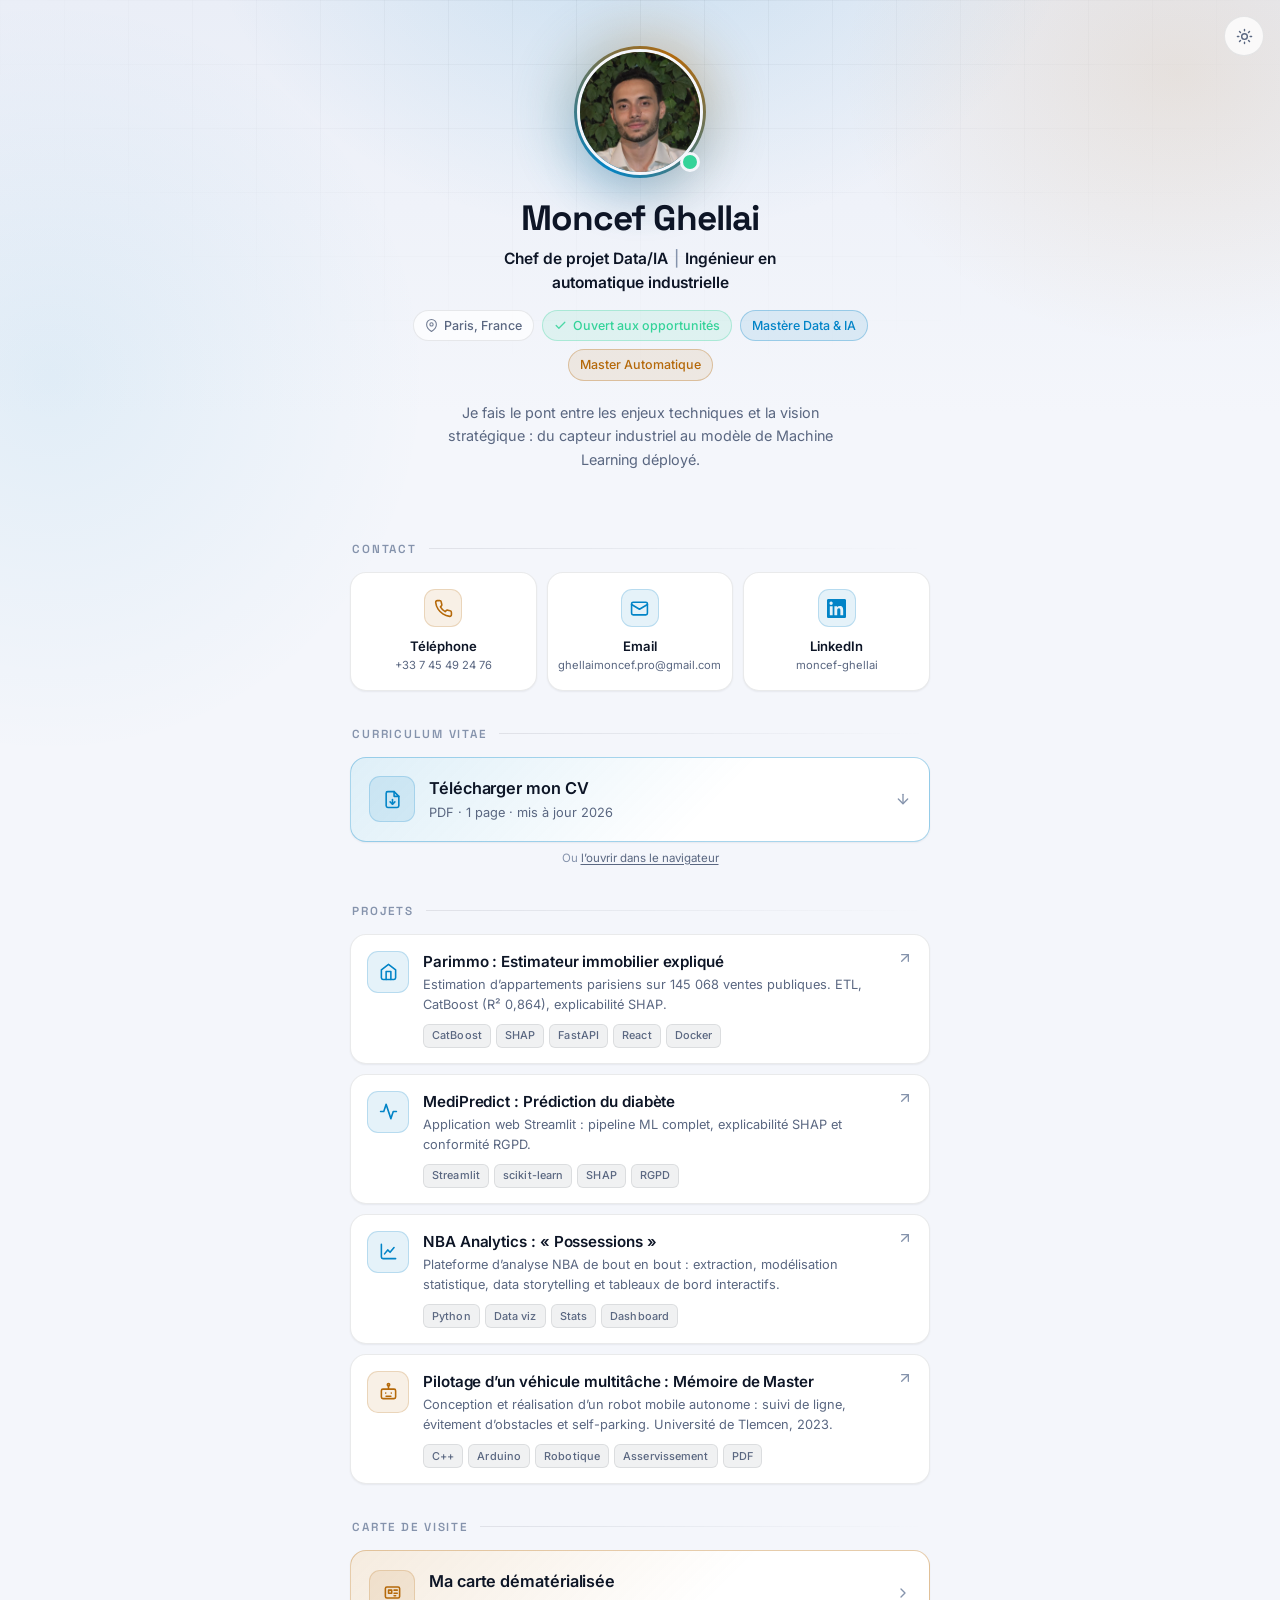
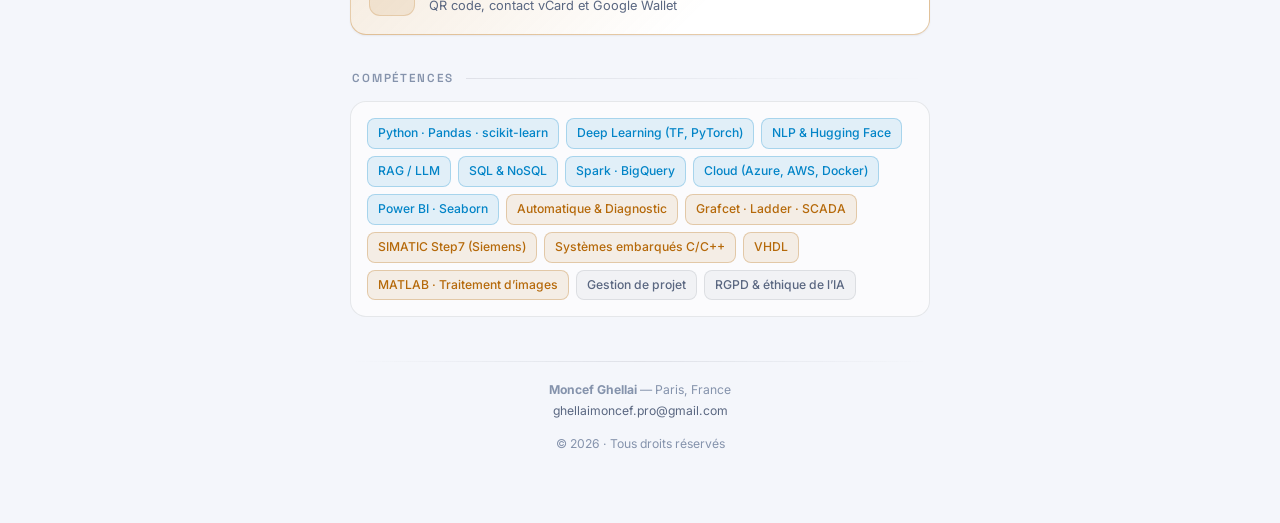
<file: index.html>
<!DOCTYPE html>
<html lang="fr" data-theme="dark">
<head>
<meta charset="utf-8">
<meta name="viewport" content="width=device-width, initial-scale=1">
<title>Moncef Ghellai | Chef de projet Data/IA</title>
<meta name="description" content="Moncef Ghellai : Chef de projet Data/IA et ingénieur en automatique industrielle. CV, projets data et robotique, contact.">
<meta name="author" content="Moncef Ghellai">
<meta name="theme-color" content="#070B12" media="(prefers-color-scheme: dark)">
<meta name="theme-color" content="#F4F6FB" media="(prefers-color-scheme: light)">

<meta property="og:type" content="profile">
<meta property="og:title" content="Moncef Ghellai | Chef de projet Data/IA">
<meta property="og:description" content="Chef de projet Data/IA · Ingénieur en automatique industrielle. Projets, CV et contact.">
<meta property="og:image" content="assets/photo.jpg">
<meta name="twitter:card" content="summary">

<link rel="icon" href="assets/favicon.svg" type="image/svg+xml">
<link rel="apple-touch-icon" href="assets/photo-sm.jpg">

<link rel="preconnect" href="https://fonts.googleapis.com">
<link rel="preconnect" href="https://fonts.gstatic.com" crossorigin>
<link rel="stylesheet" href="https://fonts.googleapis.com/css2?family=Inter:wght@400;500;600&family=Space+Grotesk:wght@600;700&display=swap">
<link rel="stylesheet" href="styles.css">

<script>
  // Thème appliqué avant le premier rendu (évite le flash)
  (function () {
    try {
      var t = localStorage.getItem("mg-theme");
      if (!t) t = matchMedia("(prefers-color-scheme: light)").matches ? "light" : "dark";
      document.documentElement.setAttribute("data-theme", t);
    } catch (e) {}
  })();
</script>
</head>

<body>
<div class="backdrop" aria-hidden="true"></div>

<button class="theme-toggle" id="themeToggle" type="button" aria-label="Changer de thème">
  <svg class="icon-moon" viewBox="0 0 24 24" fill="none" stroke="currentColor" stroke-width="2" stroke-linecap="round" stroke-linejoin="round" aria-hidden="true"><path d="M21 12.79A9 9 0 1 1 11.21 3 7 7 0 0 0 21 12.79z"/></svg>
  <svg class="icon-sun" viewBox="0 0 24 24" fill="none" stroke="currentColor" stroke-width="2" stroke-linecap="round" stroke-linejoin="round" aria-hidden="true"><circle cx="12" cy="12" r="4"/><path d="M12 2v2M12 20v2M4.93 4.93l1.41 1.41M17.66 17.66l1.41 1.41M2 12h2M20 12h2M6.34 17.66l-1.41 1.41M19.07 4.93l-1.41 1.41"/></svg>
</button>

<main class="wrap">

  <!-- ============ HERO ============ -->
  <header class="hero">
    <div class="avatar-ring reveal" style="--d:0ms">
      <img src="assets/photo.jpg" alt="Portrait de Moncef Ghellai" width="132" height="132" fetchpriority="high">
      <span class="status-dot" title="Ouvert aux opportunités" aria-hidden="true"></span>
    </div>

    <h1 class="reveal" style="--d:60ms">Moncef Ghellai</h1>

    <p class="role reveal" style="--d:110ms">
      <b>Chef de projet Data/IA</b><span class="sep">|</span><b>Ingénieur en automatique industrielle</b>
    </p>

    <div class="meta reveal" style="--d:160ms">
      <span class="chip">
        <svg viewBox="0 0 24 24" fill="none" stroke="currentColor" stroke-width="2" stroke-linecap="round" stroke-linejoin="round" aria-hidden="true"><path d="M21 10c0 7-9 13-9 13s-9-6-9-13a9 9 0 0 1 18 0z"/><circle cx="12" cy="10" r="3"/></svg>
        Paris, France
      </span>
      <span class="chip is-ok">
        <svg viewBox="0 0 24 24" fill="none" stroke="currentColor" stroke-width="2.4" stroke-linecap="round" stroke-linejoin="round" aria-hidden="true"><path d="M20 6 9 17l-5-5"/></svg>
        Ouvert aux opportunités
      </span>
      <span class="chip is-data">Mastère Data &amp; IA</span>
      <span class="chip is-auto">Master Automatique</span>
    </div>

    <p class="pitch reveal" style="--d:210ms">
      Je fais le pont entre les enjeux techniques et la vision stratégique&nbsp;:
      du capteur industriel au modèle de Machine Learning déployé.
    </p>
  </header>

  <!-- ============ CONTACT ============ -->
  <section class="section reveal" style="--d:260ms" aria-labelledby="s-contact">
    <div class="section-head"><h2 id="s-contact">Contact</h2></div>

    <div class="grid-3">
      <a class="tile tile-compact" href="tel:+33745492476" style="--accent:var(--auto); --accent-soft:var(--auto-soft)">
        <span class="tile-icon">
          <svg viewBox="0 0 24 24" fill="none" stroke="currentColor" stroke-width="2" stroke-linecap="round" stroke-linejoin="round" aria-hidden="true"><path d="M22 16.92v3a2 2 0 0 1-2.18 2 19.79 19.79 0 0 1-8.63-3.07 19.5 19.5 0 0 1-6-6 19.79 19.79 0 0 1-3.07-8.67A2 2 0 0 1 4.11 2h3a2 2 0 0 1 2 1.72c.13.96.36 1.9.7 2.81a2 2 0 0 1-.45 2.11L8.09 9.91a16 16 0 0 0 6 6l1.27-1.27a2 2 0 0 1 2.11-.45c.9.34 1.85.57 2.81.7A2 2 0 0 1 22 16.92z"/></svg>
        </span>
        <span class="tile-body">
          <span class="tile-label">Téléphone</span>
          <span class="tile-sub">+33&nbsp;7&nbsp;45&nbsp;49 24&nbsp;76</span>
        </span>
      </a>

      <a class="tile tile-compact" href="mailto:ghellaimoncef.pro@gmail.com">
        <span class="tile-icon">
          <svg viewBox="0 0 24 24" fill="none" stroke="currentColor" stroke-width="2" stroke-linecap="round" stroke-linejoin="round" aria-hidden="true"><rect x="2" y="4" width="20" height="16" rx="2"/><path d="m22 7-10 6L2 7"/></svg>
        </span>
        <span class="tile-body">
          <span class="tile-label">Email</span>
          <span class="tile-sub">ghellaimoncef.pro<wbr>@gmail.com</span>
        </span>
      </a>

      <a class="tile tile-compact" href="https://www.linkedin.com/in/moncef-ghellai-61859b32a" target="_blank" rel="noopener noreferrer">
        <span class="tile-icon">
          <svg viewBox="0 0 24 24" fill="currentColor" aria-hidden="true"><path d="M20.45 20.45h-3.56v-5.57c0-1.33-.02-3.04-1.85-3.04-1.86 0-2.14 1.45-2.14 2.94v5.67H9.35V9h3.41v1.56h.05a3.74 3.74 0 0 1 3.37-1.85c3.6 0 4.27 2.37 4.27 5.46v6.28zM5.34 7.43a2.07 2.07 0 1 1 0-4.13 2.07 2.07 0 0 1 0 4.13zM7.12 20.45H3.55V9h3.57v11.45zM22.22 0H1.77C.79 0 0 .77 0 1.72v20.56C0 23.23.79 24 1.77 24h20.45c.98 0 1.78-.77 1.78-1.72V1.72C24 .77 23.2 0 22.22 0z"/></svg>
        </span>
        <span class="tile-body">
          <span class="tile-label">LinkedIn</span>
          <span class="tile-sub">moncef-ghellai</span>
        </span>
      </a>
    </div>
  </section>

  <!-- ============ CV ============ -->
  <section class="section reveal" style="--d:310ms" aria-labelledby="s-cv">
    <div class="section-head"><h2 id="s-cv">Curriculum Vitae</h2></div>

    <a class="tile tile-feature" href="assets/CV-Moncef-Ghellai.pdf" download="CV-Moncef-Ghellai.pdf" style="--accent:var(--data); --accent-soft:var(--data-soft)">
      <span class="tile-icon">
        <svg viewBox="0 0 24 24" fill="none" stroke="currentColor" stroke-width="2" stroke-linecap="round" stroke-linejoin="round" aria-hidden="true"><path d="M14 2H6a2 2 0 0 0-2 2v16a2 2 0 0 0 2 2h12a2 2 0 0 0 2-2V8z"/><path d="M14 2v6h6"/><path d="M12 18v-6"/><path d="m9 15 3 3 3-3"/></svg>
      </span>
      <span class="tile-body">
        <span class="tile-label">Télécharger mon CV</span>
        <span class="tile-sub">PDF · 1 page · mis à jour 2026</span>
      </span>
      <span class="tile-arrow is-down">
        <svg viewBox="0 0 24 24" fill="none" stroke="currentColor" stroke-width="2" stroke-linecap="round" stroke-linejoin="round" aria-hidden="true"><path d="M12 5v14"/><path d="m19 12-7 7-7-7"/></svg>
      </span>
    </a>

    <p class="tile-note">
      Ou <a href="assets/CV-Moncef-Ghellai.pdf" target="_blank" rel="noopener">l&rsquo;ouvrir dans le navigateur</a>
    </p>
  </section>

  <!-- ============ PROJETS ============ -->
  <section class="section reveal" style="--d:360ms" aria-labelledby="s-projets">
    <div class="section-head"><h2 id="s-projets">Projets</h2></div>

    <div class="stack">

      <!-- Parimmo -->
      <a class="tile tile-project" href="https://parimmo-app.onrender.com/" target="_blank" rel="noopener noreferrer" style="--accent:var(--data); --accent-soft:var(--data-soft)">
        <span class="tile-icon">
          <svg viewBox="0 0 24 24" fill="none" stroke="currentColor" stroke-width="2" stroke-linecap="round" stroke-linejoin="round" aria-hidden="true"><path d="m3 10 9-7 9 7v10a2 2 0 0 1-2 2H5a2 2 0 0 1-2-2z"/><path d="M9 22V12h6v10"/></svg>
        </span>
        <span class="tile-body">
          <span class="tile-label">Parimmo : Estimateur immobilier expliqué</span>
          <span class="tile-sub">Estimation d&rsquo;appartements parisiens sur 145&nbsp;068 ventes publiques. ETL, CatBoost (R²&nbsp;0,864), explicabilité SHAP.</span>
          <span class="tags">
            <span class="tag">CatBoost</span><span class="tag">SHAP</span><span class="tag">FastAPI</span><span class="tag">React</span><span class="tag">Docker</span>
          </span>
        </span>
        <span class="tile-arrow">
          <svg viewBox="0 0 24 24" fill="none" stroke="currentColor" stroke-width="2" stroke-linecap="round" stroke-linejoin="round" aria-hidden="true"><path d="M7 17 17 7"/><path d="M7 7h10v10"/></svg>
        </span>
      </a>

      <!-- MediPredict -->
      <a class="tile tile-project" href="https://medipredict-final.streamlit.app/" target="_blank" rel="noopener noreferrer" style="--accent:var(--data); --accent-soft:var(--data-soft)">
        <span class="tile-icon">
          <svg viewBox="0 0 24 24" fill="none" stroke="currentColor" stroke-width="2" stroke-linecap="round" stroke-linejoin="round" aria-hidden="true"><path d="M22 12h-4l-3 9L9 3l-3 9H2"/></svg>
        </span>
        <span class="tile-body">
          <span class="tile-label">MediPredict : Prédiction du diabète</span>
          <span class="tile-sub">Application web Streamlit&nbsp;: pipeline ML complet, explicabilité SHAP et conformité RGPD.</span>
          <span class="tags">
            <span class="tag">Streamlit</span><span class="tag">scikit-learn</span><span class="tag">SHAP</span><span class="tag">RGPD</span>
          </span>
        </span>
        <span class="tile-arrow">
          <svg viewBox="0 0 24 24" fill="none" stroke="currentColor" stroke-width="2" stroke-linecap="round" stroke-linejoin="round" aria-hidden="true"><path d="M7 17 17 7"/><path d="M7 7h10v10"/></svg>
        </span>
      </a>

      <!-- NBA Analytics -->
      <a class="tile tile-project" href="https://senpaimoncef.github.io/nba-analytics/" target="_blank" rel="noopener noreferrer" style="--accent:var(--data); --accent-soft:var(--data-soft)">
        <span class="tile-icon">
          <svg viewBox="0 0 24 24" fill="none" stroke="currentColor" stroke-width="2" stroke-linecap="round" stroke-linejoin="round" aria-hidden="true"><path d="M3 3v16a2 2 0 0 0 2 2h16"/><path d="m7 15 4-5 3 3 5-6"/></svg>
        </span>
        <span class="tile-body">
          <span class="tile-label">NBA Analytics : « Possessions »</span>
          <span class="tile-sub">Plateforme d&rsquo;analyse NBA de bout en bout&nbsp;: extraction, modélisation statistique, data storytelling et tableaux de bord interactifs.</span>
          <span class="tags">
            <span class="tag">Python</span><span class="tag">Data viz</span><span class="tag">Stats</span><span class="tag">Dashboard</span>
          </span>
        </span>
        <span class="tile-arrow">
          <svg viewBox="0 0 24 24" fill="none" stroke="currentColor" stroke-width="2" stroke-linecap="round" stroke-linejoin="round" aria-hidden="true"><path d="M7 17 17 7"/><path d="M7 7h10v10"/></svg>
        </span>
      </a>

      <!-- Mémoire robotique -->
      <a class="tile tile-project" href="assets/manuscrit_corrigé_ghellai.pdf" target="_blank" rel="noopener" style="--accent:var(--auto); --accent-soft:var(--auto-soft)">
        <span class="tile-icon">
          <svg viewBox="0 0 24 24" fill="none" stroke="currentColor" stroke-width="2" stroke-linecap="round" stroke-linejoin="round" aria-hidden="true"><rect x="3" y="9" width="18" height="12" rx="2"/><path d="M12 9V5"/><circle cx="12" cy="3.5" r="1.5"/><path d="M8.5 14h.01M15.5 14h.01"/><path d="M9 18h6"/></svg>
        </span>
        <span class="tile-body">
          <span class="tile-label">Pilotage d&rsquo;un véhicule multitâche : Mémoire de Master</span>
          <span class="tile-sub">Conception et réalisation d&rsquo;un robot mobile autonome&nbsp;: suivi de ligne, évitement d&rsquo;obstacles et self-parking. Université de Tlemcen, 2023.</span>
          <span class="tags">
            <span class="tag">C++</span><span class="tag">Arduino</span><span class="tag">Robotique</span><span class="tag">Asservissement</span><span class="tag">PDF</span>
          </span>
        </span>
        <span class="tile-arrow">
          <svg viewBox="0 0 24 24" fill="none" stroke="currentColor" stroke-width="2" stroke-linecap="round" stroke-linejoin="round" aria-hidden="true"><path d="M7 17 17 7"/><path d="M7 7h10v10"/></svg>
        </span>
      </a>

    </div>
  </section>

  <!-- ============ CARTE DE VISITE ============ -->
  <section class="section reveal" style="--d:410ms" aria-labelledby="s-carte">
    <div class="section-head"><h2 id="s-carte">Carte de visite</h2></div>

    <a class="tile tile-feature" href="card.html" style="--accent:var(--auto); --accent-soft:var(--auto-soft)">
      <span class="tile-icon">
        <svg viewBox="0 0 24 24" fill="none" stroke="currentColor" stroke-width="2" stroke-linecap="round" stroke-linejoin="round" aria-hidden="true"><rect x="3" y="5" width="18" height="14" rx="2"/><path d="M7 9h4v4H7z"/><path d="M14 9h4M14 13h4M14 16h2"/></svg>
      </span>
      <span class="tile-body">
        <span class="tile-label">Ma carte dématérialisée</span>
        <span class="tile-sub">QR code, contact vCard et Google&nbsp;Wallet</span>
      </span>
      <span class="tile-arrow">
        <svg viewBox="0 0 24 24" fill="none" stroke="currentColor" stroke-width="2" stroke-linecap="round" stroke-linejoin="round" aria-hidden="true"><path d="m9 18 6-6-6-6"/></svg>
      </span>
    </a>
  </section>

  <!-- ============ COMPÉTENCES ============ -->
  <section class="section reveal" style="--d:460ms" aria-labelledby="s-skills">
    <div class="section-head"><h2 id="s-skills">Compétences</h2></div>

    <div class="skills">
      <span class="skill d">Python · Pandas · scikit-learn</span>
      <span class="skill d">Deep Learning (TF, PyTorch)</span>
      <span class="skill d">NLP &amp; Hugging Face</span>
      <span class="skill d">RAG / LLM</span>
      <span class="skill d">SQL &amp; NoSQL</span>
      <span class="skill d">Spark · BigQuery</span>
      <span class="skill d">Cloud (Azure, AWS, Docker)</span>
      <span class="skill d">Power BI · Seaborn</span>
      <span class="skill a">Automatique &amp; Diagnostic</span>
      <span class="skill a">Grafcet · Ladder · SCADA</span>
      <span class="skill a">SIMATIC Step7 (Siemens)</span>
      <span class="skill a">Systèmes embarqués C/C++</span>
      <span class="skill a">VHDL</span>
      <span class="skill a">MATLAB · Traitement d&rsquo;images</span>
      <span class="skill">Gestion de projet</span>
      <span class="skill">RGPD &amp; éthique de l&rsquo;IA</span>
    </div>
  </section>

  <!-- ============ PIED DE PAGE ============ -->
  <footer class="foot reveal" style="--d:510ms">
    <div class="rule"></div>
    <p>
      <strong>Moncef Ghellai</strong> — Paris, France<br>
      <a href="mailto:ghellaimoncef.pro@gmail.com">ghellaimoncef.pro@gmail.com</a>
    </p>
    <p>&copy; <span id="year">2026</span> · Tous droits réservés</p>
  </footer>

</main>

<script src="app.js"></script>
</body>
</html>
</file>
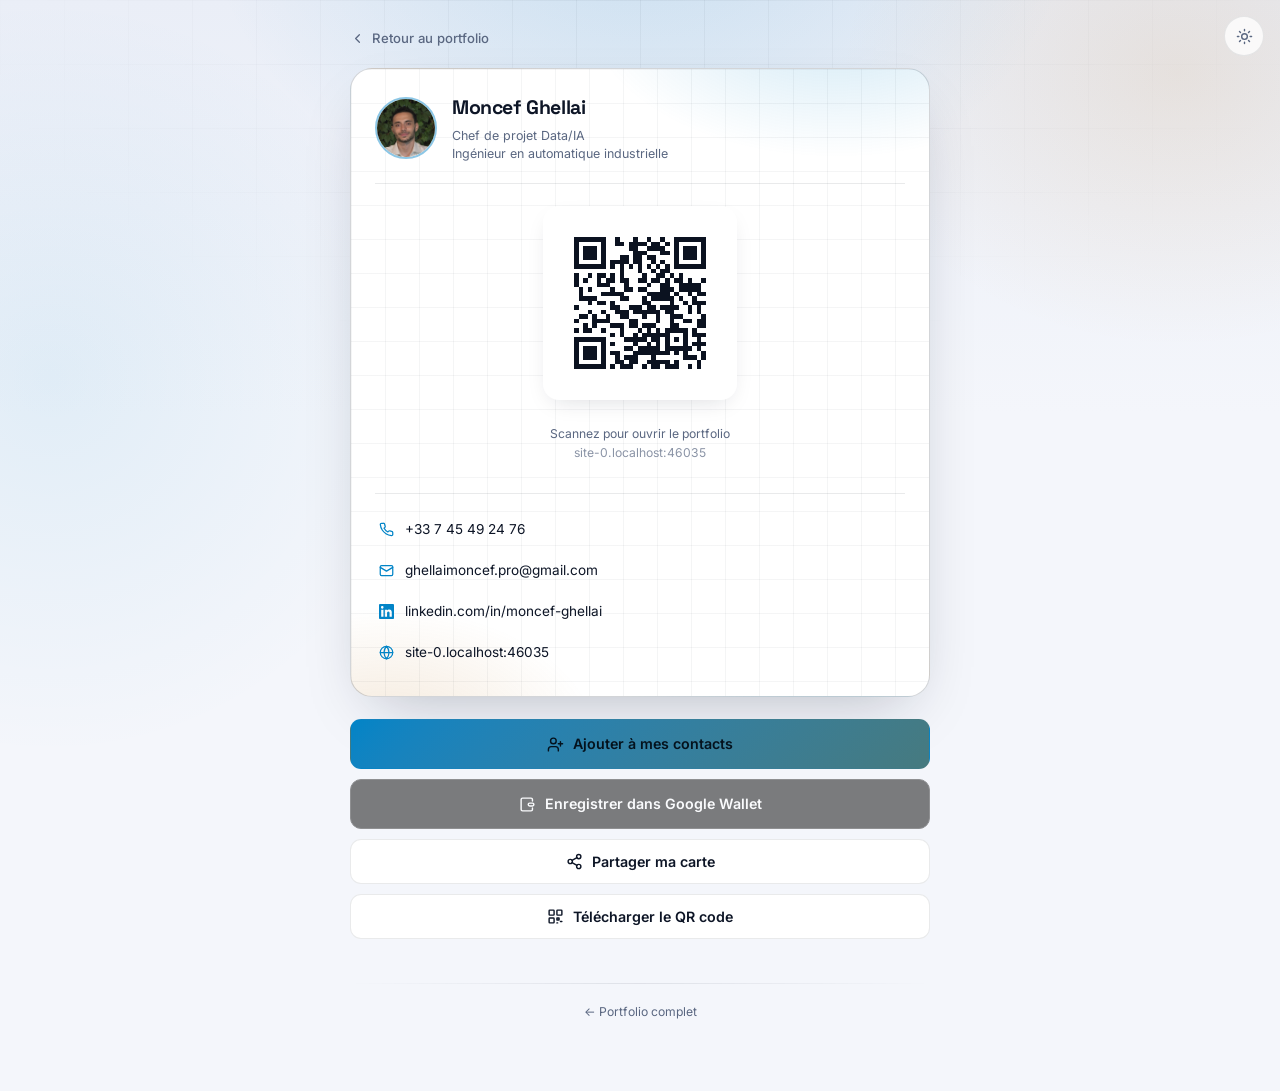
<file: card.html>
<!DOCTYPE html>
<html lang="fr" data-theme="dark">
<head>
<meta charset="utf-8">
<meta name="viewport" content="width=device-width, initial-scale=1">
<title>Carte de visite — Moncef Ghellai</title>
<meta name="description" content="Carte de visite dématérialisée de Moncef Ghellai : QR code vers le portfolio, contact vCard et Google Wallet.">
<meta name="theme-color" content="#070B12" media="(prefers-color-scheme: dark)">
<meta name="theme-color" content="#F4F6FB" media="(prefers-color-scheme: light)">
<meta name="robots" content="noindex">

<link rel="icon" href="assets/favicon.svg" type="image/svg+xml">
<link rel="apple-touch-icon" href="assets/photo-sm.jpg">

<link rel="preconnect" href="https://fonts.googleapis.com">
<link rel="preconnect" href="https://fonts.gstatic.com" crossorigin>
<link rel="stylesheet" href="https://fonts.googleapis.com/css2?family=Inter:wght@400;500;600&family=Space+Grotesk:wght@600;700&display=swap">
<link rel="stylesheet" href="styles.css">

<script>
  (function () {
    try {
      var t = localStorage.getItem("mg-theme");
      if (!t) t = matchMedia("(prefers-color-scheme: light)").matches ? "light" : "dark";
      document.documentElement.setAttribute("data-theme", t);
    } catch (e) {}
  })();
</script>
</head>

<body>
<div class="backdrop" aria-hidden="true"></div>

<button class="theme-toggle" id="themeToggle" type="button" aria-label="Changer de thème">
  <svg class="icon-moon" viewBox="0 0 24 24" fill="none" stroke="currentColor" stroke-width="2" stroke-linecap="round" stroke-linejoin="round" aria-hidden="true"><path d="M21 12.79A9 9 0 1 1 11.21 3 7 7 0 0 0 21 12.79z"/></svg>
  <svg class="icon-sun" viewBox="0 0 24 24" fill="none" stroke="currentColor" stroke-width="2" stroke-linecap="round" stroke-linejoin="round" aria-hidden="true"><circle cx="12" cy="12" r="4"/><path d="M12 2v2M12 20v2M4.93 4.93l1.41 1.41M17.66 17.66l1.41 1.41M2 12h2M20 12h2M6.34 17.66l-1.41 1.41M19.07 4.93l-1.41 1.41"/></svg>
</button>

<main class="wrap">

  <a class="back-link" href="index.html">
    <svg viewBox="0 0 24 24" fill="none" stroke="currentColor" stroke-width="2" stroke-linecap="round" stroke-linejoin="round" aria-hidden="true"><path d="m15 18-6-6 6-6"/></svg>
    Retour au portfolio
  </a>

  <!-- ============ LA CARTE ============ -->
  <article class="vcard reveal">

    <div class="vcard-top">
      <img src="assets/photo.jpg" alt="Portrait de Moncef Ghellai" width="62" height="62">
      <div>
        <h1 class="vcard-name">Moncef Ghellai</h1>
        <p class="vcard-role">Chef de projet Data/IA<br>Ingénieur en automatique industrielle</p>
      </div>
    </div>

    <div class="vcard-qr">
      <div class="qr-frame" id="qrFrame" aria-hidden="true"></div>
      <p class="qr-caption">Scannez pour ouvrir le portfolio<br><span id="qrUrl" style="opacity:.7"></span></p>
    </div>

    <div class="vcard-rows">
      <a class="vcard-row" href="tel:+33745492476">
        <svg viewBox="0 0 24 24" fill="none" stroke="currentColor" stroke-width="2" stroke-linecap="round" stroke-linejoin="round" aria-hidden="true"><path d="M22 16.92v3a2 2 0 0 1-2.18 2 19.79 19.79 0 0 1-8.63-3.07 19.5 19.5 0 0 1-6-6 19.79 19.79 0 0 1-3.07-8.67A2 2 0 0 1 4.11 2h3a2 2 0 0 1 2 1.72c.13.96.36 1.9.7 2.81a2 2 0 0 1-.45 2.11L8.09 9.91a16 16 0 0 0 6 6l1.27-1.27a2 2 0 0 1 2.11-.45c.9.34 1.85.57 2.81.7A2 2 0 0 1 22 16.92z"/></svg>
        <span>+33 7 45 49 24 76</span>
      </a>
      <a class="vcard-row" href="mailto:ghellaimoncef.pro@gmail.com">
        <svg viewBox="0 0 24 24" fill="none" stroke="currentColor" stroke-width="2" stroke-linecap="round" stroke-linejoin="round" aria-hidden="true"><rect x="2" y="4" width="20" height="16" rx="2"/><path d="m22 7-10 6L2 7"/></svg>
        <span>ghellaimoncef.pro@gmail.com</span>
      </a>
      <a class="vcard-row" href="https://www.linkedin.com/in/moncef-ghellai-61859b32a" target="_blank" rel="noopener noreferrer">
        <svg viewBox="0 0 24 24" fill="currentColor" aria-hidden="true"><path d="M20.45 20.45h-3.56v-5.57c0-1.33-.02-3.04-1.85-3.04-1.86 0-2.14 1.45-2.14 2.94v5.67H9.35V9h3.41v1.56h.05a3.74 3.74 0 0 1 3.37-1.85c3.6 0 4.27 2.37 4.27 5.46v6.28zM5.34 7.43a2.07 2.07 0 1 1 0-4.13 2.07 2.07 0 0 1 0 4.13zM7.12 20.45H3.55V9h3.57v11.45zM22.22 0H1.77C.79 0 0 .77 0 1.72v20.56C0 23.23.79 24 1.77 24h20.45c.98 0 1.78-.77 1.78-1.72V1.72C24 .77 23.2 0 22.22 0z"/></svg>
        <span>linkedin.com/in/moncef-ghellai</span>
      </a>
      <a class="vcard-row" href="#" id="rowSite">
        <svg viewBox="0 0 24 24" fill="none" stroke="currentColor" stroke-width="2" stroke-linecap="round" stroke-linejoin="round" aria-hidden="true"><circle cx="12" cy="12" r="10"/><path d="M2 12h20"/><path d="M12 2a15.3 15.3 0 0 1 4 10 15.3 15.3 0 0 1-4 10 15.3 15.3 0 0 1-4-10 15.3 15.3 0 0 1 4-10z"/></svg>
        <span id="rowSiteText">Portfolio</span>
      </a>
    </div>

  </article>

  <!-- ============ ACTIONS ============ -->
  <div class="actions reveal" style="--d:100ms">

    <a class="btn btn-primary" href="assets/moncef-ghellai.vcf" download="moncef-ghellai.vcf">
      <svg viewBox="0 0 24 24" fill="none" stroke="currentColor" stroke-width="2" stroke-linecap="round" stroke-linejoin="round" aria-hidden="true"><path d="M16 21v-2a4 4 0 0 0-4-4H6a4 4 0 0 0-4 4v2"/><circle cx="9" cy="7" r="4"/><path d="M19 8v6M22 11h-6"/></svg>
      Ajouter à mes contacts
    </a>

    <a class="btn btn-wallet" id="walletBtn" href="#" aria-disabled="true">
      <svg viewBox="0 0 24 24" fill="none" stroke="currentColor" stroke-width="2" stroke-linecap="round" stroke-linejoin="round" aria-hidden="true"><path d="M19 7V5a2 2 0 0 0-2-2H5a2 2 0 0 0-2 2v14a2 2 0 0 0 2 2h12a2 2 0 0 0 2-2v-2"/><path d="M21 12a2 2 0 0 0-2-2h-4a2 2 0 0 0 0 4h4a2 2 0 0 0 2-2z"/></svg>
      Enregistrer dans Google&nbsp;Wallet
    </a>

    <button class="btn" id="shareBtn" type="button">
      <svg viewBox="0 0 24 24" fill="none" stroke="currentColor" stroke-width="2" stroke-linecap="round" stroke-linejoin="round" aria-hidden="true"><circle cx="18" cy="5" r="3"/><circle cx="6" cy="12" r="3"/><circle cx="18" cy="19" r="3"/><path d="m8.6 13.5 6.8 4M15.4 6.5l-6.8 4"/></svg>
      Partager ma carte
    </button>

    <button class="btn" id="qrDownloadBtn" type="button">
      <svg viewBox="0 0 24 24" fill="none" stroke="currentColor" stroke-width="2" stroke-linecap="round" stroke-linejoin="round" aria-hidden="true"><rect x="3" y="3" width="7" height="7" rx="1"/><rect x="14" y="3" width="7" height="7" rx="1"/><rect x="3" y="14" width="7" height="7" rx="1"/><path d="M14 14h3v3h-3zM19 19h2M14 21h1"/></svg>
      Télécharger le QR code
    </button>

  </div>


  <footer class="foot">
    <div class="rule"></div>
    <p><a href="index.html">← Portfolio complet</a></p>
  </footer>

</main>

<div class="toast" id="toast" role="status" aria-live="polite"></div>

<script src="vendor/qrcode.js"></script>
<script src="config.js"></script>
<script src="app.js"></script>
<script src="card.js"></script>
</body>
</html>
</file>
<file: styles.css>
/* =========================================================
   Portfolio — Moncef Ghellai
   Palette : cyan (Data / IA) + ambre (Automatique industrielle)
   ========================================================= */

:root {
  --bg:            #070B12;
  --bg-2:          #0B1220;
  --surface:       #0F1626;
  --surface-hover: #141D31;
  --border:        rgba(255, 255, 255, 0.08);
  --border-strong: rgba(255, 255, 255, 0.16);
  --text:          #E9EDF6;
  --text-muted:    #8E9BB3;
  --text-faint:    #63708A;

  --data:      #38BDF8;  /* Data / IA */
  --data-soft: rgba(56, 189, 248, 0.12);
  --auto:      #F5A524;  /* Automatique */
  --auto-soft: rgba(245, 165, 36, 0.12);
  --ok:        #34D399;

  --shadow-sm: 0 1px 2px rgba(0, 0, 0, .4);
  --shadow-md: 0 8px 24px -8px rgba(0, 0, 0, .6);
  --shadow-lg: 0 24px 60px -20px rgba(0, 0, 0, .8);

  --radius:    16px;
  --radius-sm: 11px;
  --radius-lg: 22px;

  --font-display: "Space Grotesk", ui-sans-serif, system-ui, -apple-system, "Segoe UI", sans-serif;
  --font-body:    "Inter", ui-sans-serif, system-ui, -apple-system, "Segoe UI", Roboto, sans-serif;

  --ease: cubic-bezier(.22, 1, .36, 1);
  color-scheme: dark;
}

:root[data-theme="light"] {
  --bg:            #F4F6FB;
  --bg-2:          #EAEEF7;
  --surface:       #FFFFFF;
  --surface-hover: #FFFFFF;
  --border:        rgba(15, 23, 42, 0.09);
  --border-strong: rgba(15, 23, 42, 0.18);
  --text:          #0D1526;
  --text-muted:    #5A6781;
  --text-faint:    #8593AC;

  --data:      #0284C7;
  --data-soft: rgba(2, 132, 199, 0.10);
  --auto:      #B5690A;
  --auto-soft: rgba(181, 105, 10, 0.10);

  --shadow-sm: 0 1px 2px rgba(15, 23, 42, .06);
  --shadow-md: 0 8px 24px -10px rgba(15, 23, 42, .18);
  --shadow-lg: 0 24px 60px -24px rgba(15, 23, 42, .28);
  color-scheme: light;
}

* { box-sizing: border-box; }

html {
  -webkit-text-size-adjust: 100%;
  scroll-behavior: smooth;
}

body {
  margin: 0;
  font-family: var(--font-body);
  font-size: 15px;
  line-height: 1.55;
  color: var(--text);
  background: var(--bg);
  -webkit-font-smoothing: antialiased;
  text-rendering: optimizeLegibility;
  overflow-x: hidden;
}

/* ---- Arriere-plan : degrades doux + grille technique ---- */
.backdrop {
  position: fixed;
  inset: 0;
  z-index: -1;
  pointer-events: none;
  background:
    radial-gradient(70ch 55ch at 50% -12%, color-mix(in srgb, var(--data) 15%, transparent), transparent 70%),
    radial-gradient(55ch 45ch at 92% 8%, color-mix(in srgb, var(--auto) 11%, transparent), transparent 68%),
    radial-gradient(60ch 60ch at 4% 42%, color-mix(in srgb, var(--data) 8%, transparent), transparent 70%),
    linear-gradient(180deg, var(--bg-2), var(--bg) 46%);
}

.backdrop::after {
  content: "";
  position: absolute;
  inset: 0;
  background-image:
    linear-gradient(to right, var(--border) 1px, transparent 1px),
    linear-gradient(to bottom, var(--border) 1px, transparent 1px);
  background-size: 64px 64px;
  -webkit-mask-image: radial-gradient(70% 55% at 50% 0%, #000 0%, transparent 78%);
          mask-image: radial-gradient(70% 55% at 50% 0%, #000 0%, transparent 78%);
  opacity: .55;
}

/* ---- Mise en page ---- */
.wrap {
  width: 100%;
  max-width: 620px;
  margin-inline: auto;
  padding-inline: 20px;
  padding-block: 28px 56px;
}

/* ---- Bouton theme ---- */
.theme-toggle {
  position: fixed;
  top: 16px;
  right: 16px;
  z-index: 50;
  width: 40px;
  height: 40px;
  display: grid;
  place-items: center;
  border-radius: 50%;
  border: 1px solid var(--border);
  background: color-mix(in srgb, var(--surface) 78%, transparent);
  backdrop-filter: blur(12px);
  -webkit-backdrop-filter: blur(12px);
  color: var(--text-muted);
  cursor: pointer;
  transition: color .2s, border-color .2s, transform .2s var(--ease);
}

.theme-toggle:hover {
  color: var(--text);
  border-color: var(--border-strong);
  transform: scale(1.06);
}

.theme-toggle svg { width: 17px; height: 17px; }
.theme-toggle .icon-sun { display: none; }
:root[data-theme="light"] .theme-toggle .icon-sun  { display: block; }
:root[data-theme="light"] .theme-toggle .icon-moon { display: none; }

/* =========================================================
   HERO
   ========================================================= */
.hero {
  text-align: center;
  padding-block: 18px 34px;
}

.avatar-ring {
  position: relative;
  width: 132px;
  height: 132px;
  margin: 0 auto 20px;
  border-radius: 50%;
  padding: 3px;
  background: conic-gradient(from 210deg, var(--data), var(--auto), var(--data));
  box-shadow: var(--shadow-lg);
}

.avatar-ring::before {
  content: "";
  position: absolute;
  inset: -14px;
  border-radius: 50%;
  background: conic-gradient(from 210deg, var(--data), var(--auto), var(--data));
  filter: blur(26px);
  opacity: .30;
  z-index: -1;
}

.avatar-ring img {
  width: 100%;
  height: 100%;
  border-radius: 50%;
  object-fit: cover;
  display: block;
  border: 3px solid var(--bg);
  background: var(--surface);
}

.status-dot {
  position: absolute;
  right: 6px;
  bottom: 6px;
  width: 20px;
  height: 20px;
  border-radius: 50%;
  background: var(--ok);
  border: 3px solid var(--bg);
  animation: pulse 2.6s var(--ease) infinite;
}

@keyframes pulse {
  0%   { box-shadow: 0 0 0 0 color-mix(in srgb, var(--ok) 55%, transparent); }
  70%  { box-shadow: 0 0 0 11px transparent; }
  100% { box-shadow: 0 0 0 0 transparent; }
}

.hero h1 {
  font-family: var(--font-display);
  font-size: clamp(1.75rem, 6.2vw, 2.2rem);
  font-weight: 700;
  letter-spacing: -.025em;
  margin: 0 0 10px;
  line-height: 1.12;
}

.role {
  font-size: .97rem;
  font-weight: 500;
  color: var(--text-muted);
  margin: 0 auto 16px;
  max-width: 34ch;
  line-height: 1.5;
}

.role b { color: var(--text); font-weight: 600; }
.role .sep { color: var(--text-faint); margin-inline: 6px; }

.meta {
  display: flex;
  flex-wrap: wrap;
  justify-content: center;
  gap: 8px;
  margin-bottom: 20px;
}

.chip {
  display: inline-flex;
  align-items: center;
  gap: 6px;
  padding: 5px 11px;
  border-radius: 999px;
  border: 1px solid var(--border);
  background: color-mix(in srgb, var(--surface) 70%, transparent);
  font-size: .78rem;
  font-weight: 500;
  color: var(--text-muted);
  white-space: nowrap;
}

.chip svg { width: 13px; height: 13px; opacity: .85; }

.chip.is-ok {
  color: var(--ok);
  border-color: color-mix(in srgb, var(--ok) 30%, transparent);
  background: color-mix(in srgb, var(--ok) 10%, transparent);
}

.chip.is-data {
  color: var(--data);
  border-color: color-mix(in srgb, var(--data) 30%, transparent);
  background: var(--data-soft);
}

.chip.is-auto {
  color: var(--auto);
  border-color: color-mix(in srgb, var(--auto) 32%, transparent);
  background: var(--auto-soft);
}

.pitch {
  font-size: .9rem;
  color: var(--text-muted);
  max-width: 46ch;
  margin: 0 auto;
  line-height: 1.65;
}

/* =========================================================
   SECTIONS
   ========================================================= */
.section { margin-top: 34px; }

.section-head {
  display: flex;
  align-items: center;
  gap: 12px;
  margin-bottom: 14px;
  padding-inline: 2px;
}

.section-head h2 {
  font-family: var(--font-display);
  font-size: .73rem;
  font-weight: 600;
  letter-spacing: .16em;
  text-transform: uppercase;
  color: var(--text-faint);
  margin: 0;
  white-space: nowrap;
}

.section-head::after {
  content: "";
  flex: 1;
  height: 1px;
  background: linear-gradient(to right, var(--border), transparent);
}

.stack { display: grid; gap: 10px; }

.grid-3 {
  display: grid;
  grid-template-columns: repeat(3, 1fr);
  gap: 10px;
}

/* =========================================================
   TUILES
   ========================================================= */
.tile {
  position: relative;
  display: flex;
  align-items: center;
  gap: 14px;
  padding: 15px 16px;
  border-radius: var(--radius);
  border: 1px solid var(--border);
  background: var(--surface);
  color: inherit;
  text-decoration: none;
  box-shadow: var(--shadow-sm);
  overflow: hidden;
  transition: transform .26s var(--ease), border-color .26s, background .26s, box-shadow .26s;
}

.tile::before {
  content: "";
  position: absolute;
  inset: 0;
  border-radius: inherit;
  background: linear-gradient(120deg, var(--accent-soft, transparent), transparent 55%);
  opacity: 0;
  transition: opacity .3s;
  pointer-events: none;
}

.tile:hover {
  transform: translateY(-3px);
  border-color: color-mix(in srgb, var(--accent, var(--data)) 40%, var(--border));
  background: var(--surface-hover);
  box-shadow: var(--shadow-md);
}

.tile:hover::before { opacity: 1; }
.tile:active { transform: translateY(-1px) scale(.994); }

.tile:focus-visible {
  outline: 2px solid var(--accent, var(--data));
  outline-offset: 3px;
}

.tile-icon {
  flex: none;
  width: 42px;
  height: 42px;
  display: grid;
  place-items: center;
  border-radius: var(--radius-sm);
  background: var(--accent-soft, var(--data-soft));
  color: var(--accent, var(--data));
  border: 1px solid color-mix(in srgb, var(--accent, var(--data)) 20%, transparent);
  transition: transform .26s var(--ease);
}

.tile:hover .tile-icon { transform: scale(1.07) rotate(-3deg); }
.tile-icon svg { width: 19px; height: 19px; }

.tile-body { flex: 1; min-width: 0; }

.tile-label {
  font-weight: 600;
  font-size: .95rem;
  letter-spacing: -.005em;
  display: block;
}

.tile-sub {
  display: block;
  font-size: .8rem;
  color: var(--text-muted);
  margin-top: 2px;
  overflow: hidden;
  text-overflow: ellipsis;
  white-space: nowrap;
}

.tile-arrow {
  flex: none;
  color: var(--text-faint);
  transition: transform .26s var(--ease), color .26s;
}

.tile-arrow svg { width: 16px; height: 16px; display: block; }
.tile:hover .tile-arrow { color: var(--accent, var(--data)); transform: translateX(3px); }
.tile:hover .tile-arrow.is-down { transform: translateY(3px); }

/* --- Variante compacte (contact, 3 colonnes) --- */
.tile-compact {
  flex-direction: column;
  gap: 9px;
  padding: 16px 10px;
  text-align: center;
}

.tile-compact .tile-icon { width: 38px; height: 38px; }
.tile-compact .tile-label { font-size: .82rem; }

.tile-compact .tile-sub {
  font-size: .7rem;
  white-space: normal;
  overflow-wrap: break-word;
  line-height: 1.35;
}

.tile-compact .tile-arrow { display: none; }

/* --- Tuile mise en avant (CV) --- */
.tile-feature {
  padding: 18px;
  border-color: color-mix(in srgb, var(--accent) 34%, transparent);
  background:
    linear-gradient(135deg, color-mix(in srgb, var(--accent) 13%, transparent), transparent 62%),
    var(--surface);
}

.tile-feature .tile-icon { width: 46px; height: 46px; }
.tile-feature .tile-label { font-size: 1.02rem; }

/* --- Tuile projet --- */
.tile-project { align-items: flex-start; }
.tile-project .tile-icon { margin-top: 1px; }
.tile-project .tile-sub { white-space: normal; }

.tags {
  display: flex;
  flex-wrap: wrap;
  gap: 5px;
  margin-top: 9px;
}

.tag {
  font-size: .68rem;
  font-weight: 500;
  padding: 2.5px 8px;
  border-radius: 6px;
  background: color-mix(in srgb, var(--text) 6%, transparent);
  border: 1px solid var(--border);
  color: var(--text-muted);
  letter-spacing: .01em;
}

.tile-note {
  font-size: .72rem;
  color: var(--text-faint);
  text-align: center;
  margin: 8px 2px 0;
}

.tile-note a {
  color: var(--text-muted);
  text-decoration: underline;
  text-underline-offset: 2px;
}

.tile-note a:hover { color: var(--data); }

/* =========================================================
   COMPETENCES
   ========================================================= */
.skills {
  display: flex;
  flex-wrap: wrap;
  gap: 7px;
  padding: 16px;
  border-radius: var(--radius);
  border: 1px solid var(--border);
  background: color-mix(in srgb, var(--surface) 60%, transparent);
}

.skill {
  font-size: .76rem;
  font-weight: 500;
  padding: 5px 10px;
  border-radius: 8px;
  border: 1px solid var(--border);
  background: color-mix(in srgb, var(--text) 4%, transparent);
  color: var(--text-muted);
}

.skill.d {
  color: var(--data);
  border-color: color-mix(in srgb, var(--data) 26%, transparent);
  background: var(--data-soft);
}

.skill.a {
  color: var(--auto);
  border-color: color-mix(in srgb, var(--auto) 28%, transparent);
  background: var(--auto-soft);
}

/* =========================================================
   PIED DE PAGE
   ========================================================= */
.foot {
  margin-top: 44px;
  text-align: center;
  font-size: .76rem;
  color: var(--text-faint);
  line-height: 1.7;
}

.foot a { color: var(--text-muted); text-decoration: none; }
.foot a:hover { color: var(--data); }

.foot .rule {
  height: 1px;
  background: linear-gradient(to right, transparent, var(--border), transparent);
  margin-bottom: 18px;
}

/* =========================================================
   CARTE DE VISITE (card.html)
   ========================================================= */
.back-link {
  display: inline-flex;
  align-items: center;
  gap: 7px;
  font-size: .82rem;
  font-weight: 500;
  color: var(--text-muted);
  text-decoration: none;
  margin-bottom: 20px;
  transition: color .2s, gap .2s var(--ease);
}

.back-link:hover { color: var(--text); gap: 10px; }
.back-link svg { width: 15px; height: 15px; }

.vcard {
  position: relative;
  border-radius: var(--radius-lg);
  border: 1px solid var(--border-strong);
  background:
    radial-gradient(40ch 24ch at 84% -10%, color-mix(in srgb, var(--data) 20%, transparent), transparent 70%),
    radial-gradient(34ch 22ch at 6% 108%, color-mix(in srgb, var(--auto) 16%, transparent), transparent 70%),
    var(--surface);
  box-shadow: var(--shadow-lg);
  overflow: hidden;
  padding: 24px;
}

.vcard::after {
  content: "";
  position: absolute;
  inset: 0;
  background-image:
    linear-gradient(to right, var(--border) 1px, transparent 1px),
    linear-gradient(to bottom, var(--border) 1px, transparent 1px);
  background-size: 34px 34px;
  opacity: .5;
  pointer-events: none;
}

.vcard > * { position: relative; z-index: 1; }

.vcard-top {
  display: flex;
  align-items: center;
  gap: 15px;
  padding-bottom: 20px;
  border-bottom: 1px solid var(--border);
}

.vcard-top img {
  width: 62px;
  height: 62px;
  border-radius: 50%;
  object-fit: cover;
  border: 2px solid color-mix(in srgb, var(--data) 45%, transparent);
  flex: none;
}

.vcard-name {
  font-family: var(--font-display);
  font-size: 1.22rem;
  font-weight: 700;
  letter-spacing: -.02em;
  margin: 0 0 3px;
}

.vcard-role {
  font-size: .78rem;
  color: var(--text-muted);
  margin: 0;
  line-height: 1.45;
}

.vcard-qr {
  display: grid;
  place-items: center;
  gap: 13px;
  padding: 22px 0 18px;
}

.qr-frame {
  padding: 13px;
  border-radius: var(--radius);
  background: #FFFFFF;
  box-shadow: var(--shadow-md);
  line-height: 0;
}

.qr-frame svg { width: 168px; height: 168px; display: block; }

.qr-caption {
  font-size: .76rem;
  color: var(--text-muted);
  text-align: center;
  max-width: 30ch;
}

.vcard-rows {
  display: grid;
  gap: 2px;
  padding-top: 16px;
  border-top: 1px solid var(--border);
}

.vcard-row {
  display: flex;
  align-items: center;
  gap: 11px;
  padding: 9px 4px;
  color: inherit;
  text-decoration: none;
  border-radius: 9px;
  font-size: .85rem;
  transition: background .2s, padding-inline .2s var(--ease);
}

.vcard-row:hover {
  background: color-mix(in srgb, var(--text) 5%, transparent);
  padding-inline: 9px 4px;
}

.vcard-row svg { width: 15px; height: 15px; color: var(--data); flex: none; }
.vcard-row span { overflow: hidden; text-overflow: ellipsis; white-space: nowrap; }

.actions { display: grid; gap: 10px; margin-top: 22px; }

.btn {
  display: inline-flex;
  align-items: center;
  justify-content: center;
  gap: 9px;
  width: 100%;
  padding: 13px 16px;
  border-radius: var(--radius-sm);
  border: 1px solid var(--border);
  background: var(--surface);
  color: var(--text);
  font-family: inherit;
  font-size: .89rem;
  font-weight: 600;
  text-decoration: none;
  cursor: pointer;
  transition: transform .2s var(--ease), border-color .2s, background .2s, opacity .2s;
}

.btn:hover { transform: translateY(-2px); border-color: var(--border-strong); }
.btn:active { transform: translateY(0); }
.btn svg { width: 17px; height: 17px; }

.btn-primary {
  background: linear-gradient(135deg, var(--data), color-mix(in srgb, var(--data) 62%, var(--auto)));
  border-color: transparent;
  color: #04121D;
}

.btn-primary:hover { filter: brightness(1.07); }

.btn-wallet {
  background: #000000;
  border-color: #2B2B2B;
  color: #FFFFFF;
}

.btn[aria-disabled="true"] {
  opacity: .5;
  cursor: not-allowed;
  transform: none !important;
}

.hint {
  font-size: .74rem;
  color: var(--text-faint);
  text-align: center;
  line-height: 1.6;
  margin-top: 14px;
}

.hint a { color: var(--text-muted); }

/* Toast */
.toast {
  position: fixed;
  left: 50%;
  bottom: 26px;
  transform: translate(-50%, 130%);
  z-index: 100;
  padding: 11px 19px;
  border-radius: 999px;
  border: 1px solid var(--border-strong);
  background: color-mix(in srgb, var(--surface) 94%, transparent);
  backdrop-filter: blur(14px);
  -webkit-backdrop-filter: blur(14px);
  box-shadow: var(--shadow-lg);
  font-size: .84rem;
  font-weight: 500;
  transition: transform .4s var(--ease), opacity .3s;
  opacity: 0;
  pointer-events: none;
  max-width: calc(100vw - 40px);
  text-align: center;
}

.toast.show { transform: translate(-50%, 0); opacity: 1; }

/* =========================================================
   Animations d entree
   ========================================================= */
.reveal {
  opacity: 0;
  transform: translateY(14px);
  animation: reveal .62s var(--ease) forwards;
  animation-delay: var(--d, 0ms);
}

@keyframes reveal { to { opacity: 1; transform: none; } }

@media (prefers-reduced-motion: reduce) {
  html { scroll-behavior: auto; }

  *, *::before, *::after {
    animation-duration: .001ms !important;
    animation-iteration-count: 1 !important;
    transition-duration: .001ms !important;
  }

  .reveal { opacity: 1; transform: none; }
}

/* =========================================================
   Responsive
   ========================================================= */
@media (max-width: 420px) {
  .grid-3 { gap: 8px; }
  .tile-compact { padding: 14px 7px; }
  .tile-compact .tile-sub { font-size: .66rem; }
  .avatar-ring { width: 116px; height: 116px; }
  .qr-frame svg { width: 148px; height: 148px; }
  .vcard { padding: 20px 17px; }
}

@media (max-width: 360px) {
  .wrap { padding-inline: 16px; }

  .vcard-top {
    flex-direction: column;
    align-items: center;
    text-align: center;
    gap: 12px;
  }

  .vcard-name { font-size: 1.12rem; }
  .vcard-row { font-size: .8rem; }
  .tile { gap: 11px; padding: 14px 13px; }
  .tile-icon { width: 38px; height: 38px; }
}

@media print {
  .backdrop, .theme-toggle, .actions, .back-link { display: none !important; }
  body { background: #fff; color: #000; }
}
</file>
